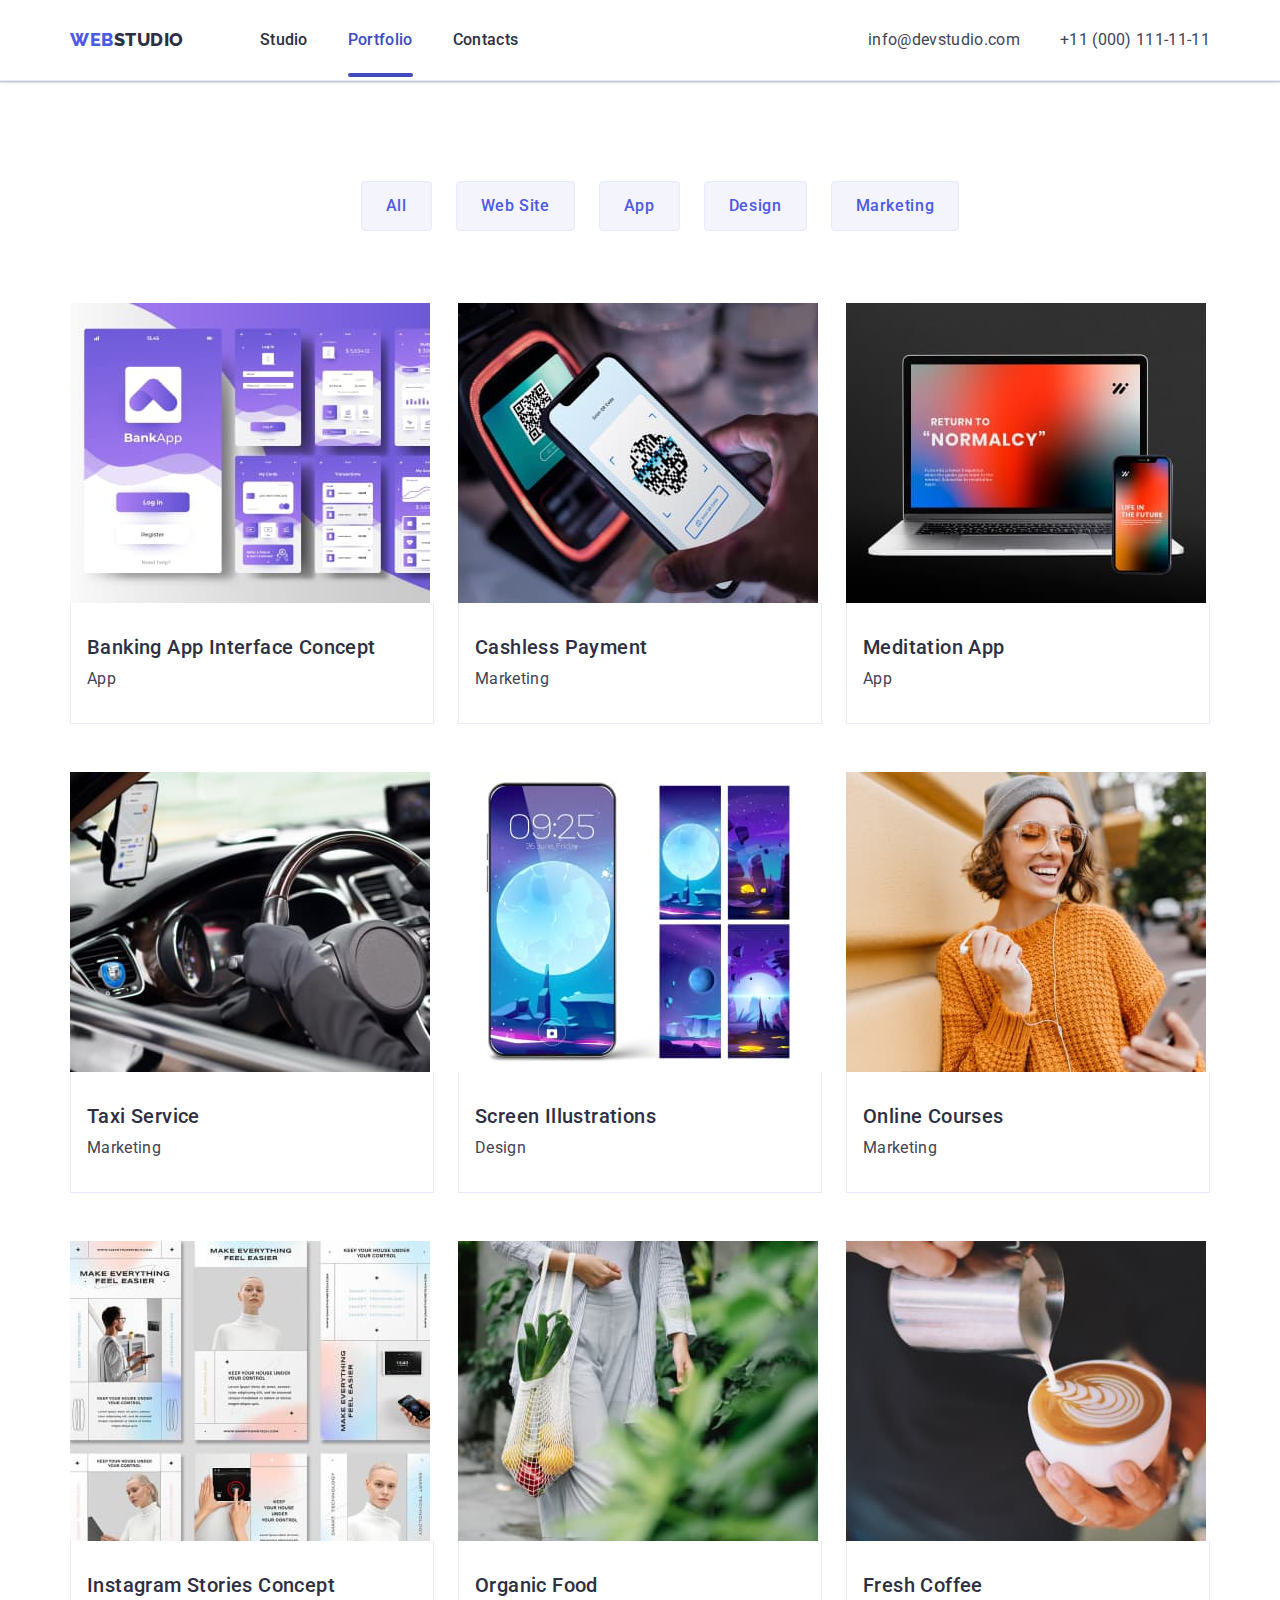
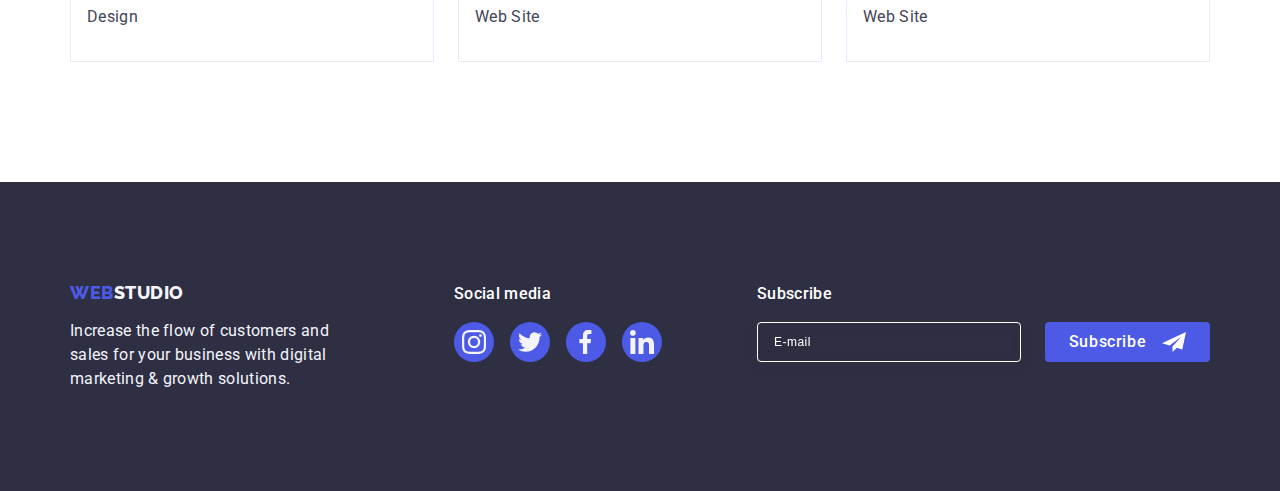
<file: portfolio.html>
<!DOCTYPE html>
<html lang="en">
  <head>
    <meta charset="UTF-8" />
    <meta name="viewport" content="width=device-width, initial-scale=1.0" />

    <link rel="preconnect" href="https://fonts.googleapis.com" />
    <link rel="preconnect" href="https://fonts.gstatic.com" crossorigin />
    <link
      href="https://fonts.googleapis.com/css2?family=Raleway:wght@800&family=Roboto:wght@400;500;700;900&display=swap"
      rel="stylesheet"
    />

    <link
      rel="stylesheet"
      href="https://cdnjs.cloudflare.com/ajax/libs/modern-normalize/2.0.0/modern-normalize.min.css"
      integrity="sha512-4xo8blKMVCiXpTaLzQSLSw3KFOVPWhm/TRtuPVc4WG6kUgjH6J03IBuG7JZPkcWMxJ5huwaBpOpnwYElP/m6wg=="
      crossorigin="anonymous"
      referrerpolicy="no-referrer"
    />
    <link rel="stylesheet" href="css/style.css" />
    <title>Portfolio</title>
  </head>
  <body>
    <header class="page-header">
      <div class="container-header container">
        <nav class="nav-menu">
          <a href="" class="logo-web link"
            >Web<span class="logo-2">Studio</span></a
          >

          <ul class="list nav-bar">
            <li>
              <a href="./index.html" class="link contacts">Studio</a>
            </li>
            <li>
              <a href="./portfolio.html" class="link link-portfolio"
                >Portfolio</a
              >
            </li>
            <li><a href="" class="link contacts">Contacts</a></li>
          </ul>
        </nav>

        <address class="address-1">
          <ul class="list address-nav">
            <li>
              <a href="mailto:info@devstudio.com" class="address link"
                >info@devstudio.com</a
              >
            </li>
            <li>
              <a href="tel:+110001111111" class="address link"
                >+11 (000) 111-11-11</a
              >
            </li>
          </ul>
        </address>
      </div>
    </header>
    <main>
      <section class="section-first-1">
        <div class="container">
          <h1 class="visually-hidden">Section 1</h1>
          <ul class="menu-worker">
            <li><button class="button-all" type="button">All</button></li>
            <li><button class="button-all" type="button">Web Site</button></li>
            <li><button class="button-all" type="button">App</button></li>
            <li><button class="button-all" type="button">Design</button></li>
            <li><button class="button-all" type="button">Marketing</button></li>
          </ul>
          <ul class="portfolio-nav-img list">
            <li class="portfolio-list-img">
              <a href="" class="portfolio-a-card link"
                ><div class="portfolio-box">
                  <img
                    src="./images/img11.jpg"
                    alt="Banking App"
                    width="360"
                    class="portfolio-img"
                  />
                  <p class="portfolio-box-overlay">
                    14 Stylish and User-Friendly App Design Concepts · Task
                    Manager App · Calorie Tracker App · Exotic Fruit Ecommerce
                    App · Cloud Storage App
                  </p>
                </div>
                <div class="portfolio-list-explain">
                  <h2 class="section-two-headlines">
                    Banking App Interface Concept
                  </h2>
                  <p class="section-two-p">App</p>
                </div>
              </a>
            </li>
            <li class="portfolio-list-img">
              <a href="" class="portfolio-a-card link"
                ><div class="portfolio-box">
                  <img
                    src="./images/img9.jpg"
                    alt="Marketing"
                    width="360"
                    class="portfolio-img"
                  />
                  <p class="portfolio-box-overlay">
                    14 Stylish and User-Friendly App Design Concepts · Task
                    Manager App · Calorie Tracker App · Exotic Fruit Ecommerce
                    App · Cloud Storage App
                  </p>
                </div>
                <div class="portfolio-list-explain">
                  <h2 class="section-two-headlines">Cashless Payment</h2>
                  <p class="section-two-p">Marketing</p>
                </div>
              </a>
            </li>

            <li class="portfolio-list-img">
              <a href="" class="portfolio-a-card link"
                ><div class="portfolio-box">
                  <img
                    src="./images/img8.jpg"
                    alt="Meditation App"
                    width="360"
                    class="portfolio-img"
                  />
                  <p class="portfolio-box-overlay">
                    14 Stylish and User-Friendly App Design Concepts · Task
                    Manager App · Calorie Tracker App · Exotic Fruit Ecommerce
                    App · Cloud Storage App
                  </p>
                </div>
                <div class="portfolio-list-explain">
                  <h2 class="section-two-headlines">Meditation App</h2>
                  <p class="section-two-p">App</p>
                </div>
              </a>
            </li>

            <li class="portfolio-list-img">
              <a href="" class="portfolio-a-card link"
                ><div class="portfolio-box">
                  <img
                    src="./images/img2.jpg"
                    alt="Taxi Servise"
                    width="360"
                    class="portfolio-img"
                  />
                  <p class="portfolio-box-overlay">
                    14 Stylish and User-Friendly App Design Concepts · Task
                    Manager App · Calorie Tracker App · Exotic Fruit Ecommerce
                    App · Cloud Storage App
                  </p>
                </div>
                <div class="portfolio-list-explain">
                  <h2 class="section-two-headlines">Taxi Service</h2>
                  <p class="section-two-p">Marketing</p>
                </div>
              </a>
            </li>

            <li class="portfolio-list-img">
              <a href="" class="portfolio-a-card link"
                ><div class="portfolio-box">
                  <img
                    src="./images/img3.jpg"
                    alt="Design"
                    width="360"
                    class="portfolio-img"
                  />
                  <p class="portfolio-box-overlay">
                    14 Stylish and User-Friendly App Design Concepts · Task
                    Manager App · Calorie Tracker App · Exotic Fruit Ecommerce
                    App · Cloud Storage App
                  </p>
                </div>
                <div class="portfolio-list-explain">
                  <h2 class="section-two-headlines">Screen Illustrations</h2>
                  <p class="section-two-p">Design</p>
                </div>
              </a>
            </li>

            <li class="portfolio-list-img">
              <a href="" class="portfolio-a-card link"
                ><div class="portfolio-box">
                  <img
                    src="./images/img4.jpg"
                    alt="Online Courses"
                    width="360"
                    class="portfolio-img"
                  />
                  <p class="portfolio-box-overlay">
                    14 Stylish and User-Friendly App Design Concepts · Task
                    Manager App · Calorie Tracker App · Exotic Fruit Ecommerce
                    App · Cloud Storage App
                  </p>
                </div>
                <div class="portfolio-list-explain">
                  <h2 class="section-two-headlines">Online Courses</h2>
                  <p class="section-two-p">Marketing</p>
                </div>
              </a>
            </li>

            <li class="portfolio-list-img">
              <a href="" class="portfolio-a-card link"
                ><div class="portfolio-box">
                  <img
                    src="./images/img5.jpg"
                    alt="Instagram"
                    width="360"
                    class="portfolio-img"
                  />
                  <p class="portfolio-box-overlay">
                    14 Stylish and User-Friendly App Design Concepts · Task
                    Manager App · Calorie Tracker App · Exotic Fruit Ecommerce
                    App · Cloud Storage App
                  </p>
                </div>
                <div class="portfolio-list-explain">
                  <h2 class="section-two-headlines">
                    Instagram Stories Concept
                  </h2>
                  <p class="section-two-p">Design</p>
                </div>
              </a>
            </li>

            <li class="portfolio-list-img">
              <a href="" class="portfolio-a-card link"
                ><div class="portfolio-box">
                  <img
                    src="./images/img6.jpg"
                    alt="Web"
                    width="360"
                    class="portfolio-img"
                  />
                  <p class="portfolio-box-overlay">
                    14 Stylish and User-Friendly App Design Concepts · Task
                    Manager App · Calorie Tracker App · Exotic Fruit Ecommerce
                    App · Cloud Storage App
                  </p>
                </div>
                <div class="portfolio-list-explain">
                  <h2 class="section-two-headlines">Organic Food</h2>
                  <p class="section-two-p">Web Site</p>
                </div>
              </a>
            </li>

            <li class="portfolio-list-img">
              <a href="" class="portfolio-a-card link"
                ><div class="portfolio-box">
                  <img
                    src="./images/img7.jpg"
                    alt="Fresh Coffee"
                    width="360"
                    class="portfolio-img"
                  />
                  <p class="portfolio-box-overlay">
                    14 Stylish and User-Friendly App Design Concepts · Task
                    Manager App · Calorie Tracker App · Exotic Fruit Ecommerce
                    App · Cloud Storage App
                  </p>
                </div>
                <div class="portfolio-list-explain">
                  <h2 class="section-two-headlines">Fresh Coffee</h2>
                  <p class="section-two-p">Web Site</p>
                </div>
              </a>
            </li>
          </ul>
        </div>
      </section>
    </main>
    <footer class="footer">
      <div class="container-footer container">
        <div class="container-text">
          <a href="index.html" class="logo-web-1 link"
            >Web<span class="logo-3 link">Studio</span></a
          >

          <p class="text-footer">
            Increase the flow of customers and sales for your business with
            digital marketing & growth solutions.
          </p>
        </div>
        <div class="social-media">
          <p class="social-text">Social media</p>
          <ul class="menu-footer list">
            <li class="section-four-li-v3 list">
              <a href="#" class="link-footer">
                <svg width="24" height="24" class="svg-icon-footer">
                  <use href="./images/icons.svg#icon-instagram-2"></use>
                </svg>
              </a>
            </li>
            <li class="section-four-li-v3 list">
              <a href="#" class="link-footer">
                <svg width="24" height="24" class="svg-icon-footer">
                  <use href="./images/icons.svg#icon-twitter-1"></use>
                </svg>
              </a>
            </li>
            <li class="section-four-li-v3 list">
              <a href="#" class="link-footer">
                <svg width="24" height="24" class="svg-icon-footer">
                  <use href="./images/icons.svg#icon-vector"></use>
                </svg>
              </a>
            </li>
            <li class="section-four-li-v3 list">
              <a href="#" class="link-footer">
                <svg width="24" height="24" class="svg-icon-footer">
                  <use href="./images/icons.svg#icon-linkedin-1"></use>
                </svg>
              </a>
            </li>
          </ul>
        </div>
        <div class="container-button-footer">
          <p class="text-under">Subscribe</p>
          <form name="email" class="form-footer">
            <label for="email" class="footer-label">
              <input
                type="email"
                name="email"
                id="email"
                class="intup-footer"
                placeholder="E-mail"
              />
            </label>
            <button type="submit" class="button-footer">
              Subscribe
              <svg class="footer-icon" width="24" height="24">
                <use href="./images/icons.svg#icon-frame-3"></use>
              </svg>
            </button>
          </form>
        </div>
      </div>
    </footer>
  </body>
</html>
</file>
<file: css/style.css>
:root {
    --iris-hover: #6E78F0;

    --navyblue: #2E2F42;
    --slate: #434455;
    --iris: #434455;
    --footer-bg-color: #2e2f42;

    --text-color: #2e2f42;
    --title-color: #2e2f42;
    --logo-text-color: #4d5ae5;
    --custom-color: #4d5ae5;
    --stand-color: #4d5ae5;
    --ocean: #4d5ae5;
    --button-bg-color: #F4F4FD;
    --background-body: #FFFFFF;

    --description: #434455;
    --header-color: #434455;
    --stu-color: #2e2f42;
    --section-bg-color: #2e2f42;
    --link--color: #2e2f42;
    --color-title-1: #2e2f42;

    --footer--color-2: #4d5ae5;
    --original-title: #F4F4FD;
    --main-title: #2e2f42;
    --bat-color: #8e8f99;
}

*,
*:before,
*::after {
    box-sizing: border-box;
}
h1,
h2,
h3,
h4,
h5,
h6,
p {
    margin: 0;
    padding: 0;
}
html,
body {
    margin: 0;
    padding: 0;
    font-family: "Roboto", sans-serif;
    color: #434455;
    background-color: var(--background-body);
    font-size: 16px;
}
.section-second{
    padding: 120px 0;
}
.link {
    
    display: block;
    text-decoration: none;

}








.footer-icon{
       margin-left: 16px;
fill: #FFF;
}




.button-footer{
        background-color: var(--custom-color);
        min-width: 165px;
        height: 40px;
        font-family: "Roboto", sans-serif;
        font-size: 16px;
        font-weight: 500;
        line-height: 1.5;
        letter-spacing: 0.04em;
        color: #ffffff;
        cursor: pointer;
        border: none;
        border-radius: 4px;
        transition: background-color 250ms cubic-bezier(0.4, 0, 0.2, 1);
        display: flex;
        justify-content: center;
        align-items: center;
        
}
.button-footer:hover,
.button-footer:focus {
    background-color: #404BBF;
}
.second-header{
    padding-bottom: 8px;
     font-family: Roboto;
    font-size: 20px; 
    font-style: normal;
    font-weight: 500;
    line-height: 1.5em;
    letter-spacing: 0.025em;
}
.text{
    font-family: "Roboto", sans-serif;
        font-size: 16px;
        font-style: normal;
        font-weight: 400;
        line-height: 1.5em;
        letter-spacing: 0.02em;
}




.intup-footer{
        width: 264px;
        height: 40px;
        border-radius: 4px;
        border: 1px solid #ffffff;
        background-color: transparent;
        font-size: 12px;
        line-height: 1.5;
        letter-spacing: 0.04em;
        padding-left: 16px;
        color: #ffffff;
        filter: drop-shadow(0px 4px 4px rgba(0, 0, 0, 0.15));

}
input::placeholder {
    color: #ffffff;
    
}
.svg-icon-footer{

        fill: var(--button-bg-color, #F4F4FD);

}



.nav-bar{
    display: flex;
        gap: 40px;
}

.link-studio{
       
            transition: color 250ms cubic-bezier(0.4, 0, 0.2, 1);
            position: relative;
            display: block;
            padding: 24px 0;
            font-weight: 500;
            font-size: 16px;
            line-height: 1.5;
            color: #404bbf;
            letter-spacing: 0.02em;
}
.link-studio::after{
      content: '';
        position: absolute;
        left: 0;
        bottom: -1px;
        width: 100%;
        height: 4px;
        border-radius: 2px;
        background-color: #404BBF;
        transition: color 250ms cubic-bezier(0.4, 0, 0.2, 1);
    }
.link-portfolio{
    transition: color 250ms cubic-bezier(0.4, 0, 0.2, 1);
        position: relative;
        display: block;
        padding: 24px 0;
        font-weight: 500;
        font-size: 16px;
        line-height: 1.5;
        color: #404bbf;
        letter-spacing: 0.02em;
}
.link-portfolio::after{
       content: '';
        position: absolute;
        left: 0;
        bottom: -1px;
        width: 100%;
        height: 4px;
        border-radius: 2px;
        background-color: #404BBF;
        transition: color 250ms cubic-bezier(0.4, 0, 0.2, 1);
}
.logo-web-1{
    display: inline-block;
    margin-bottom: 16px;
    color: var(--ocean, #4d5ae5);
    font-family: 'Raleway', sans-serif;
    font-weight: 800;
    font-size: 18px;
    line-height: 1.17;
    letter-spacing: 0.03em;
    text-transform: uppercase;

}
.logo-web{
    color: var(--ocean, #4d5ae5);
        font-family: "Raleway", sans-serif;
        margin-right: 76px;
        font-weight: 800;
        font-size: 18px;
        line-height: 1.17;
        letter-spacing: 0.03em;
        text-transform: uppercase;
        text-decoration: none;
}
.nav-menu{
    align-items: center;
    display: flex;
    padding: 0;
        margin: 0;
        list-style: none;

}
@media (max-width: 767px) {
    .nav-menu {
        display: none;
    }
}
.menu .link {
    padding: 10px;
    color: inherit;
    text-decoration: none;
}
.menu .link:hover,
.menu .link:focus {
    text-decoration: underline;
}
.menu-toggle {
    min-height: 40px;
    min-width: 40px;
    display: flex;
    align-items: center;
    justify-content: center;

    margin: 0;
    padding: 0;
    background-color: transparent;
    cursor: pointer;
    border: none;
    border-radius: 50%;
    outline: none;
}

@media (min-width: 768px) {
    .menu-toggle {
        display: none;
    }
}
.menu-toggle:hover,
.menu-toggle:focus {
    background-color: rgba(0, 0, 0, 0.1);
}
.menu-container {
    position: fixed;
    top: 0;
    left: 0;
    width: 100vw;
    height: 100vh;
    padding: 32px;
    background-color: #3f51b5;
    z-index: 999;

    transform: translateX(100%);
    transition: transform 250ms ease-in-out;
}

.menu-container.is-open {
    transform: translateX(0);
}

.menu-container .menu-toggle {
    position: absolute;
    top: 16px;
    right: 16px;
    color: #fff;
}
.mobile-menu {
    padding: 0;
    margin: 0;
    list-style: none;
}
.mobile-menu .link {
    display: block;
    padding: 10px;
    color: #fff;
    text-decoration: none;
}
.page-header {
     
        border-bottom: 1px solid #e7e9fc;
            box-shadow: 0px 2px 1px rgba(46, 47, 66, 0.08),
                0px 1px 1px rgba(46, 47, 66, 0.16),
                0px 1px 6px rgba(46, 47, 66, 0.08);
}


.logo-2 {
  
    

    color: var(--stu-color, #2e2f42);


}


.link-svg-1{
        width: 100%;
        height: 100%;
        border: 1px solid #8e8f99;
        border-radius: 4px;
        display: flex;
        align-items: center;
        justify-content: center;
        color: #8e8f99;
        width: 168px;
        height: 88px;
        transition: border-color 250ms cubic-bezier(0.4, 0, 0.2, 1), color 250ms cubic-bezier(0.4, 0, 0.2, 1);
}


.container-text{
    margin-right: 120px;
}
.svg-icon-1{
fill: currentColor;
}

.link-svg-1:hover{
   border-color: #404bbf;
   color: #404bbf;
}
.link-svg-1:focus{
    border-color: #404bbf;
    color: #404bbf;
}
.contacts{

   
        transition: color 250ms cubic-bezier(0.4, 0, 0.2, 1);
        position: relative;
        display: block;
        padding: 24px 0;
        font-weight: 500;
        font-size: 16px;
        line-height: 1.5;
        color: #2E2F42;
        letter-spacing: 0.02em;
}
.contacts:hover,
.contacts:focus{
    color: #404bbf;        
}
.container{
    
       min-width: 320px;
        max-width: 1170px;
        padding-left: 15px;
        padding-right: 15px;
        margin-left: auto;
        margin-right: auto;
    
}
.page-header .container {
    min-height: 80px;
    display: flex;
    align-items: center;
    justify-content: flex-end;
}



span {
    text-decoration: none;
    color: var(--navyblue, #2e2f42);
    color: #f4f4fd;

}



.main-title {
    font-size: 40px;
    font-weight: 700;
    line-height: 60px;
    letter-spacing: 1.12px;

    transform: translate(-50%, -50%);
    color: white;

}

.text-footer {
   
    
    max-width: 264px;
    line-height: 1.5;
    color: var(--original-title);
    letter-spacing: 0.02em;

}

.section-four-li {
    background-color: #FFFFFF;
        width: calc((100% - 72px) / 4);
        border-radius: 0px 0px 4px 4px;
        box-shadow: 0px 1px 6px rgba(46, 47, 66, 0.08), 0px 1px 1px rgba(46, 47, 66, 0.16), 0px 2px 1px rgba(46, 47, 66, 0.08);


}
.container-header{
    display: flex;
  
}
.tas{
    margin-right: 120px
}
.maq{
    display: flex;
    align-items: baseline;
}

.social-text{
    font-weight: 500;
    font-size: 16px;
    line-height: 1.5;
    letter-spacing: 0.02em;
    color: var(--background-body);
    margin-bottom: 16px;
}
.container-svg{
    display: flex;
    align-items: center;
    justify-content: center;
    height: 112px;
    background-color: #f4f4fd;
    border-radius: 4px;
    margin-bottom: 8px;
}
.section-first {
             margin: 0 auto;
            max-width: 1440px;
            background-image: linear-gradient(rgba(46, 47, 66, 0.7), rgba(46, 47, 66, 0.7)), url(../images/people-office1.jpg);
            background-repeat: no-repeat;
            background-position: center;
            background-size: cover;
            background-color: #2E2F42;
            padding-top: 188px;
            padding-bottom: 188px;
}
.four-header{
          
        text-align: center;
        margin-bottom: 8px;

  
}
.text-2{
        font-size: 16px;
            line-height: 1.5;
            letter-spacing: 0.02em;
            color: var(--slate, #434455);
            text-align: center;
            margin-bottom: 8px;
}



.container-button {

    font-weight: 500;
    font-size: 16px;
    line-height: 1.5;
    letter-spacing: 0.04em;
    color: var(--iris, #4D5AE5);
    background-color: var(--iris, #4D5AE5);
    cursor: pointer
}

.container-button:hover {
    color: #FFFFFF;
    background-color: #404BBF;
}

.container-button:focus {
    color: #FFFFFF;
    background-color: #404BBF;

}


.list {
    
        padding: 0;
        margin: 0;

    list-style: none;



}
.visually-hidden {
    position: absolute;
    width: 1px;
    height: 1px;
    margin: -1px;
    border: 0;
    padding: 0;
    white-space: nowrap;
    clip-path: inset(100%);
    clip: rect(0 0 0 0);
    overflow: hidden;
}




.logo-3:hover{
    color: #404bbf;
}
.logo-3:focus{
    color: #404bbf;
}
.app {
    font-size: 16px;
    line-height: 1.5;
    letter-spacing: 0.02em;

}


.address-1 {



       display: flex;
        font-style: normal;
        line-height: 1.5;
        margin-left: auto;
 


}
.address-nav{
        display: flex;
            gap: 40px;
          
    
}
.logo-3 {

   
    display: inline-block;
   
    text-decoration: none;
    font-family: "Raleway", sans-serif;
    font-weight: 800;
    font-size: 18px;
    letter-spacing: 0.03em;
    text-transform: uppercase;
    color: var(#4d5ae5);
    color: #f4f4fd
}


.footer{
        background-color: #2E2F42;
            padding: 100px 0;
            margin-top: 120px;
        }

                .container-footer{
                    display: flex;
                        align-items: baseline;
                }
header{
        display: block;
}
.address {
    display: block;
    padding: 24px 0;
    font-weight: 400;
    font-size: 16px;
    line-height: 1.5;
    letter-spacing: 0.02em;          
    transition: color 250ms cubic-bezier(0.4, 0, 0.2, 1);
    color: var(--iris, #434455);

}

.address:hover,
.address:focus {
    color: #404bbf;
  
}

.vbn {

    font-family: "Raleway", sans-serif;
    font-weight: 800;
    line-height: 1.17;
    letter-spacing: 0.03em;
    text-transform: uppercase;
    color: var(--custom-color);
}

.foo {

    background-color: var(--footer-bg-color);
    padding: 100px 0;

}

img {
    display: block;
}

.button-all {
    transition: color 250ms cubic-bezier(0.4, 0, 0.2, 1),
            background-color 250ms cubic-bezier(0.4, 0, 0.2, 1),
            border-color 250ms cubic-bezier(0.4, 0, 0.2, 1),
            box-shadow 250ms cubic-bezier(0.4, 0, 0.2, 1);
    list-style: none;
    border-radius: 4px;
    padding: 12px 24px;
    border: 1px solid #e7e9fc;
    font-weight: 500;
    font-size: 16px;
    line-height: 1.5;
    letter-spacing: 0.04em;
    color: var(--ocean);
    background-color: var(--button-bg-color);
    cursor: pointer;
    font-family: "Roboto", sans-serif;

}

.button-all:hover {
        box-shadow: 0px 3px 1px rgba(0, 0, 0, 0.1),
                0px 2px 1px rgba(0, 0, 0, 0.08),
                0px 2px 2px rgba(0, 0, 0, 0.12);
    color: #FFFFFF;
    background-color: #404BBF;
    border: 1px solid transparent;
}

.button-alll:focus {
    box-shadow: 0px 3px 1px rgba(0, 0, 0, 0.1),
        0px 2px 1px rgba(0, 0, 0, 0.08),
        0px 2px 2px rgba(0, 0, 0, 0.12);
    color: #FFFFFF;
    background-color: #404BBF;
    border: 1px solid transparent;
}

.web {
    font-weight: 500;
    font-size: 16px;
    line-height: 1.5;
    letter-spacing: 0.04em;
    color: var(--ocean);
    background-color: var(--button-bg-color);
    cursor: pointer;
    font-family: "Roboto", sans-serif;
}

.web:hover {
    color: #FFFFFF;
    background-color: #404BBF;
}

.web:focus {
    color: #FFFFFF;
    background-color: #404BBF;
}

.app {
    font-weight: 500;
    font-size: 16px;
    line-height: 1.5;
    letter-spacing: 0.04em;
    color: var(--ocean);
    background-color: var(--button-bg-color);
    cursor: pointer;
    font-family: "Roboto", sans-serif;
}

.app:hover {
    color: #FFFFFF;
    background-color: #404BBF;
}

.app:focus {
    color: #FFFFFF;
    background-color: #404BBF;
}

.des {
    font-weight: 500;
    font-size: 16px;
    line-height: 1.5;
    letter-spacing: 0.04em;
    color: var(--ocean);
    background-color: var(--button-bg-color);
    cursor: pointer;
    font-family: "Roboto", sans-serif;
}

.des:hover {
    color: #FFFFFF;
    background-color: #404BBF;
}

.des:focus {
    color: #FFFFFF;
    background-color: #404BBF;
}

.mak {
    font-weight: 500;
    font-size: 16px;
    line-height: 1.5;
    letter-spacing: 0.04em;
    color: var(--ocean);
    background-color: var(--button-bg-color);
    cursor: pointer;
    font-family: "Roboto", sans-serif;
}

.mak:hover {
    color: #FFFFFF;
    background-color: #404BBF;
}

.mak:focus {
    color: #FFFFFF;
    background-color: #404BBF;
}



.med {
    font-weight: 500;
    font-size: 20px;
    line-height: 1.2;
    letter-spacing: 0.02em;
    color: var(--text-color, #2e2f42);
}



.tax {
    font-weight: 500;
    font-size: 20px;
    line-height: 1.2;
    letter-spacing: 0.02em;
    color: var(--text-color, #2e2f42);
}

.scr {
    font-weight: 500;
    font-size: 20px;
    line-height: 1.2;
    letter-spacing: 0.02em;
    color: var(--text-color, #2e2f42);
}

.onl {
    font-weight: 500;
    font-size: 20px;
    line-height: 1.2;
    letter-spacing: 0.02em;
    color: var(--text-color, #2e2f42);
}

.con {
    font-weight: 500;
    font-size: 20px;
    line-height: 1.2;
    letter-spacing: 0.02em;
    color: var(--text-color, #2e2f42);
}

.org {
    font-weight: 500;
    font-size: 20px;
    line-height: 1.2;
    letter-spacing: 0.02em;
    color: var(--text-color, #2e2f42);
}

.fre {
    font-weight: 500;
    font-size: 20px;
    line-height: 1.2;
    letter-spacing: 0.02em;
    color: var(--text-color, #2e2f42);
}

.dtu {
    padding: 24px 0;
    font-size: 16px;
    line-height: 1.5;
    letter-spacing: 0.02em;
    font-weight: 500;
    color: var(--text-color, #2e2f42);


}

.button-main {
    transition: background-color 250ms cubic-bezier(0.4, 0, 0.2, 1);
    display: block;
    min-width: 169px;
    height: 56px;
    border: none;
    background-color: var(--custom-color);
    border-radius: 4px;
    font-family: "Roboto", sans-serif;
    font-weight: 500;
    font-size: 16px;
    line-height: 1.5;
    letter-spacing: 0.04em;
    color: #ffffff;
    cursor: pointer;
    margin-left: auto;
    margin-right: auto;
}

.ann:hover,
.ann:focus {
    background-color: #404BBF
}

.dtu:hover {
    color: #404bbf
}

.dtu:focus {
    color: #404bbf;
}
.section-three{
   
    padding-bottom: 120px;

}

.section-five{
padding: 120px 0;
}
.section-four {
    padding: 120px 0;
    background-color: #F4F4FD;

}

.tio {
    background-color: #F4F4FD;
}
.header-five{
        margin-bottom: 72px;
        
        margin-left: auto;
        margin-right: auto;
        text-align: center;
        font-size: 36px;
        font-style: normal;
        font-weight: 700;
        line-height: 1.11;
        letter-spacing: 0.72px;
        color: var(--main-title);
}
.header-two{
   
    text-align: center;
    margin-bottom: 8px;
    font-size: 36px;
    line-height: 1.11;
    text-align: center;
    letter-spacing: 0.02em;
    text-transform: capitalize;
    color: var(--main-title);
    margin-bottom: 72px;
}

.img {
    background-color: #FFFFFF;
}

h3 {
    font-weight: 500;
    font-size: 20px;
    line-height: 1.2;
    letter-spacing: 0.02em;
    color: var(--main-title, #2e2f42);
}

.section-1 {
    background-color: #F4F4FD;
}

.first-header {
     
     
         font-size: 56px;
        line-height: 1.07;
        text-align: center;
        letter-spacing: 0.02em;
        color: #ffffff;
        margin: 0 auto;
        margin-bottom: 48px;
      
        max-width: 496px;
    }

.menu-worker {
    margin-top: 100px;
    margin-bottom: 72px;
    display: flex;
    justify-content: center;
    gap: 24px;
    list-style: none;

   
}
.footer-svg{

    fill: var(--button-bg-color,  #F4F4FD);
}
.link-footer{
    transition: background-color 250ms cubic-bezier(0.4, 0, 0.2, 1);
    width: 100%;
    height: 100%;
    background-color: var(--custom-color);
    border-radius: 50%;
    display: flex;
    align-items: center;
    justify-content: center;
}
.link-svg{
            transition: background-color 250ms cubic-bezier(0.4, 0, 0.2, 1);
            width: 100%;
            height: 100%;
            background-color: var(--custom-color);
            border-radius: 50%;
            display: flex;
            align-items: center;
            justify-content: center;
        
}
.link-footer:hover,
.link-footer:focus {
    background-color: #31d0aa;
}
.modal{
    position: fixed;
    top: 0;
    left: 0;
    width: 100%;
    height: 100%;
    background-color: rgba(46, 47, 66, 0.4);
    transition: opacity 250ms cubic-bezier(0.4, 0, 0.2, 1), visibility 250ms cubic-bezier(0.4, 0, 0.2, 1);
   

    
}
.input-icon{
    position: absolute;
    left: 16px;
    top: 50%;
    transform: translateY(-50%);
    transition: fill 250ms cubic-bezier(0.4, 0, 0.2, 1);
    top: 50%;
    
}

.input-icon:focus{
    fill: #4D5AE5;
}
.textarea-modal{
    width: 100%;
    height: 120px;
    font-size: 12px;
    line-height: 1.17;
    letter-spacing: 0.04em;
    color: rgba(46, 47, 66, 0.4);
    border: 1px solid rgba(46, 47, 66, 0.4);
    border-radius: 4px;
    background-color: transparent;
    padding: 8px 16px;
    outline: transparent;
    resize: none;
    transition: border-color 250ms cubic-bezier(0.4, 0, 0.2, 1);
}
.textarea-modal:focus{
    border-color: #4D5AE5;
}

.container-5{
        margin-bottom: 24px;
}
.data-label{
        color:  var(--bat-color);
        font-size: 12px;
            line-height: 1.17;
            letter-spacing: 0.04em;
}
.data-form-textarea{
    margin-bottom: 16px;
}



.button-modal{

    display: block;
    min-width: 169px;
    height: 56px;
    font-family: "Roboto", sans-serif;
    font-size: 16px;
    font-weight: 500;
    line-height: 1.5;
    letter-spacing: 0.04em;
    color: #ffffff;
    cursor: pointer;
    background-color: #4D5AE5;
    border: none;
    border-radius: 4px;
    transition: background-color 250ms cubic-bezier(0.4, 0, 0.2, 1);
    margin: 0 auto;
}
.button-modal:hover{
    box-shadow: 0px 3px 1px rgba(0, 0, 0, 0.1),
            0px 2px 1px rgba(0, 0, 0, 0.08),
            0px 2px 2px rgba(0, 0, 0, 0.12);
       
        background-color: #404BBF;
}
.button-modal:focus{
    box-shadow: 0px 3px 1px rgba(0, 0, 0, 0.1),
            0px 2px 1px rgba(0, 0, 0, 0.08),
            0px 2px 2px rgba(0, 0, 0, 0.12);
    
        background-color: #404BBF;
}




.svg-modal{
            width: 100%;
            height: 40px;
            font-size: 12px;
            line-height: 1.17;
            letter-spacing: 0.04em;
            color: rgba(46, 47, 66, 0.4);
            border: 1px solid rgba(46, 47, 66, 0.4);
            border-radius: 4px;
            background-color: transparent;
            padding-left: 38px;
            outline: transparent;
            transition: border-color 250ms cubic-bezier(0.4, 0, 0.2, 1);
    
}
input#user-email:focus {


        border-color: #4D5AE5;

    }
    
input#user-number:focus {


        border-color: #4D5AE5;

    }
input#user-name:focus {


    border-color: #4D5AE5;

}
.svg-modal:focus + .input-icon {
    fill: #4D5AE5;
}
.contaienr-modal-2{
    margin-bottom: 16px;

}
.is-hidden{
    opacity: 0;
    visibility: hidden;
    pointer-events: none;
}
.svg-form{
    position: relative;
}
.text-modal{
    font-weight: 500;
    font-size: 16px;
    line-height: 1.5;
    text-align: center;
    letter-spacing: 0.02em;
    color: var(--color-title-1);
    margin-bottom: 16px;
}
.modal-label{
    font-size: 12px;
    line-height: 1.17;
    letter-spacing: 0.04em;
    color: var(--bat-color);
    display: block;
    margin-bottom: 4px;


} 
.data-form-container{
    margin-bottom: 8px;

}
.data-form{
    margin-bottom: 24px;
}
.container-modal{
    position: absolute;
    top: 50%;
    left: 50%;
    transform: translate(-50%,-50%);
    width: 408px;
    min-height: 584px;
    background: #fcfcfc;
    box-shadow:0px 1px 1px rgba(0, 0, 0, 0.14),
        0px 1px 3px rgba(0, 0, 0, 0.12),
        0px 2px 1px rgba(0, 0, 0, 0.2);
    border-radius: 4px;
    transition: transform 250ms cubic-bezier(0.4, 0, 0.2, 1);
    padding: 72px 24px 24px 24px;

}
.modal-button{
    position: absolute;
    top: 24px;
    right: 24px;
    width: 24px;
    height: 24px;
    border-radius: 50%;
    display: flex;
    align-items: center;
    justify-content: center;
    background-color: #e7e9fc;
    border: 1px solid rgba(0, 0, 0, 0.1);
    padding: 0;
    cursor: pointer;
    transition: background-color 250ms cubic-bezier(0.4, 0, 0.2, 1), border 250ms cubic-bezier(0.4, 0, 0.2, 1);
}
.svg-modal-icon{

    transition: fill 250ms cubic-bezier(0.4, 0, 0.2, 1);
}
.svg-modal-icon:hover{
    fill: #ffffff;
}
.svg-modal-icon:focus{
    fill: #ffffff;
}
.modal-button:hover,
.modal-button:focus {
    background-color: #404bbf;
    border: none;
    fill: #ffffff;
}
.bag:hover{
    background-color: #404bbf;
}
.bag:focus{
    background-color: #404bbf;
}
.baq:hover{
    background-color: #31d0aa;
}
.baq:focus{
    background-color: #31d0aa;
}


.menu-footer{
    display: flex;
    gap: 16px;
}






.section-four-li-v2{
    height: 88px;
}
.menu-2{
    display: flex;
        gap: 24px;
        margin: 0;
    }


.svg-icon{
    fill: var(--button-bg-color);
}
.container-worker{
    padding: 32px 0;
}
#facebook-icon{
     display: block;


}
.section-four-li-v3{
    width: 40px;
    height: 40px;
}

.section-two-li-2{
    width: calc((100% - 48px) / 3);
}
.list {
    list-style: none;
    padding-left: 0;
    margin: 0;
}

.section-two-li {
    width: calc((100% - 48px) / 3);
}


.section-port-one {
    padding-top: 96px;
    padding-bottom: 120px;
}


   html, body {
            height: 100%;
        }
.button-all {
    padding: 12px 24px;
    border-radius: 4px;
    border: 1px solid var(--cornflower, #E7E9FC);
    background-color: #F4F4FD;
    font-family: "Roboto", sans-serif;
    font-style: normal;
    font-weight: 500;
    font-size: 16px;
    line-height: 1.5;
    letter-spacing: 0.04em;
    color: #4D5AE5;
    cursor: pointer;
    transition: color 250ms cubic-bezier(0.4, 0, 0.2, 1),
        background-color 250ms cubic-bezier(0.4, 0, 0.2, 1),
        border-color 250ms cubic-bezier(0.4, 0, 0.2, 1),
        box-shadow 250ms cubic-bezier(0.4, 0, 0.2, 1);
}




.portfolio-nav-img {
    display: flex;
    flex-wrap: wrap;
    column-gap: 24px;
    row-gap: 48px;
}

.portfolio-a-card {
    display: block;
    transition: box-shadow 250ms cubic-bezier(0.4, 0, 0.2, 1);
}

.portfolio-a-card:hover .portfolio-box-overlay,
.portfolio-a-card:focus .portfolio-box-overlay {
    transform: translateY(0%);
}

.portfolio-a-card:hover,
.portfolio-a-card:focus {
    box-shadow: 0px 1px 6px rgba(46, 47, 66, 0.08),
        0px 1px 1px rgba(46, 47, 66, 0.16),
        0px 2px 1px rgba(46, 47, 66, 0.08);
}

.portfolio-box {
    position: relative;
    overflow: hidden;
}

.portfolio-box-overlay {
    position: absolute;
    padding: 40px 32px;
    top: 0;
    left: 0;
    width: 100%;
    height: 100%;
    background-color: var(--custom-color);
    color: #f4f4fd;
    ;
    letter-spacing: 0.02em;
    line-height: 1.5;
    overflow: auto;
    transform: translateY(100%);
    transition: transform 250ms linear;
    transition: transform 250ms cubic-bezier(0.4, 0, 0.2, 1);
}

.portfolio-list-img {
    width: calc((100% - 48px) / 3);
}

.portfolio-list-explain {
    padding: 32px 16px;
    border: 1px solid #e7e9fc;
    border-top: none;
}
.section-two-headlines {
    margin-bottom: 8px;
    font-weight: 500;
    font-size: 20px;
    line-height: 1.2;
    letter-spacing: 0.02em;
    color: #2E2F42;
}
.section-two-p {
    font-weight: 400;
    font-size: 16px;
    line-height: 1.5;
    letter-spacing: 0.02em;
    color: #434455;
}
.container-button-footer {
    margin-left: auto;
} 
 .text-under{
    color: #ffffff;
    margin-bottom: 16px;
    font-size: 16px;
    font-weight: 500;
    line-height: 1.5;
    letter-spacing: 0.02em;
}
.button-main:hover,
.button-main:focus{
    background-color: #404BBF;
}


       
   
.form-footer {
    display: flex;
    gap: 24px;
}



.intup-footer {
    width: 264px;
    height: 40px;
    border-radius: 4px;
    border: 1px solid #ffffff;
    background-color: transparent;
    font-size: 12px;
    line-height: 1.5;
    letter-spacing: 0.04em;
    padding-left: 16px;
    color: #ffffff;
    filter: drop-shadow(0px 4px 4px rgba(0, 0, 0, 0.15));
}

.intup-footer::placeholder {
    color: #ffffff;
}




.input-check:checked + .data-label > .modal-span {
    background-color: #404BBF;
    border: none;
    fill: #F4F4FD;
    
    border-color: #404BBF;
}

.link-document {
    color: #4D5AE5;
}
.modal-span {
    width: 16px;
    height: 16px;
    border: 1px solid rgba(46, 47, 66, 0.4);
    border-radius: 2px;
    transition: background-color 250ms cubic-bezier(0.4, 0, 0.2, 1), border 250ms cubic-bezier(0.4, 0, 0.2, 1), fill 250ms cubic-bezier(0.4, 0, 0.2, 1);
    display: inline-flex;
    align-items: center;
    justify-content: center;
    fill: transparent;
}
.container-svg-modal{
    position: relative;
}
</file>
